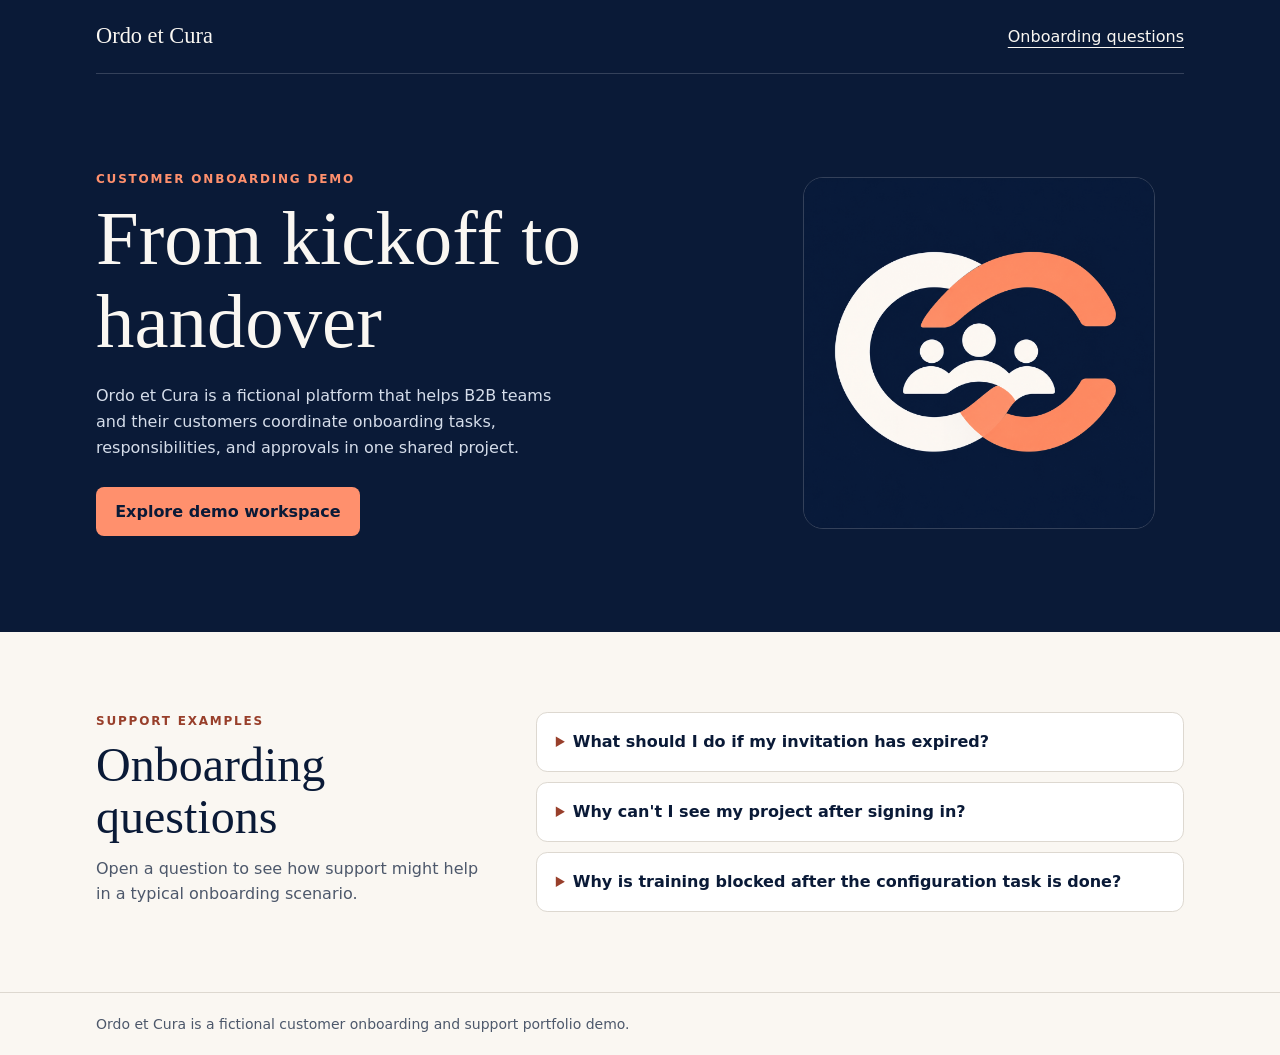
<file: index.html>
<!doctype html>
<html lang="en">
<head>
    <meta charset="utf-8">
    <meta name="viewport" content="width=device-width, initial-scale=1">
    <meta name="description" content="Explore customer onboarding and support with Ordo et Cura, a fictional B2B platform.">
    <title>Ordo et Cura | Customer Onboarding Demo</title>
    <link rel="stylesheet" href="styles.css">
</head>
<body>
    <header>
        <div class="wrap header-inner">
            <span class="brand">Ordo et Cura</span>
            <nav aria-label="Main navigation">
                <a href="#questions">Onboarding questions</a>
            </nav>
        </div>
    </header>

    <main>
        <section class="hero" aria-labelledby="page-title">
            <div class="wrap hero-inner">
                <div>
                    <p class="eyebrow">Customer onboarding demo</p>
                    <h1 id="page-title">From kickoff to handover</h1>
                    <p class="intro">Ordo et Cura is a fictional platform that helps B2B teams and their customers coordinate onboarding tasks, responsibilities, and approvals in one shared project.</p>
                    <a class="button" href="workspace.html">Explore demo workspace</a>
                </div>
                <img class="logo" src="logo.png" alt="Ordo et Cura logo" width="1254" height="1254">
            </div>
        </section>

        <section class="wrap questions" id="questions" aria-labelledby="questions-title">
            <div>
                <p class="eyebrow">Support examples</p>
                <h2 id="questions-title">Onboarding questions</h2>
                <p>Open a question to see how support might help in a typical onboarding scenario.</p>
            </div>
            <div>
                <details>
                    <summary>What should I do if my invitation has expired?</summary>
                    <p>Invitation links expire after seven days. Ask your workspace administrator to resend the invitation, then use the link in the newest email.</p>
                </details>
                <details>
                    <summary>Why can't I see my project after signing in?</summary>
                    <p>Customer collaborators can only see projects explicitly shared with them. Ask your workspace administrator to check that the project was shared with the email address you used to sign in.</p>
                </details>
                <details>
                    <summary>Why is training blocked after the configuration task is done?</summary>
                    <p>Check the training task's prerequisites and whether configuration still needs approval. If approval is pending, follow up with the assigned approver.</p>
                </details>
            </div>
        </section>
    </main>

    <footer>
        <p class="wrap">Ordo et Cura is a fictional customer onboarding and support portfolio demo.</p>
    </footer>
</body>
</html>
</file>
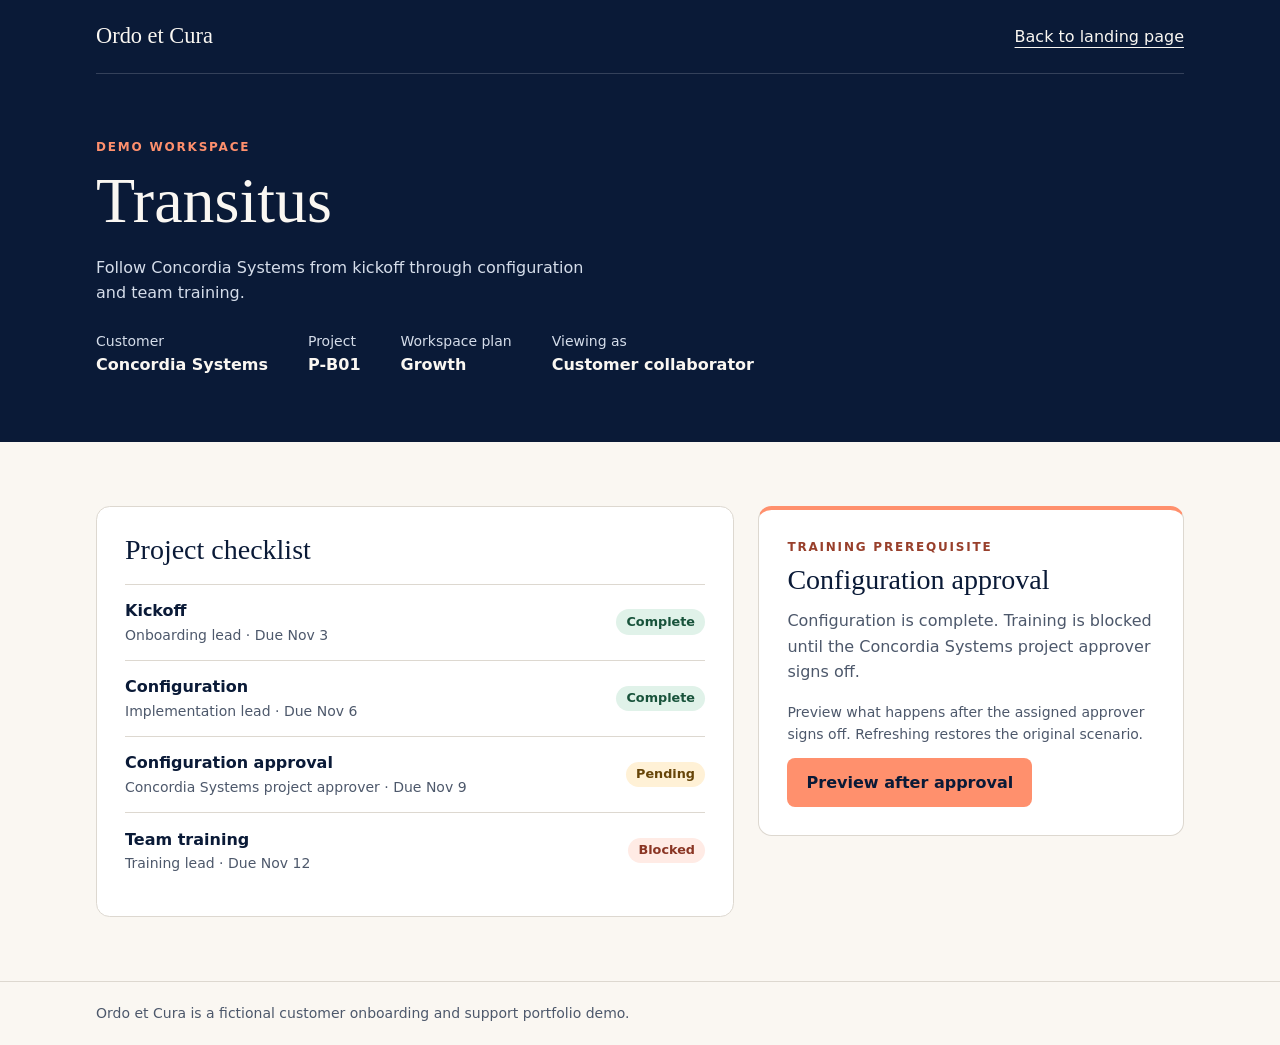
<file: workspace.html>
<!doctype html>
<html lang="en">
<head>
    <meta charset="utf-8">
    <meta name="viewport" content="width=device-width, initial-scale=1">
    <meta name="description" content="Explore the Transitus demo workspace and see how approvals affect onboarding for Concordia Systems.">
    <title>Transitus Workspace | Ordo et Cura</title>
    <link rel="stylesheet" href="styles.css">
    <script src="workspace.js" defer></script>
</head>
<body>
    <header>
        <div class="wrap header-inner">
            <span class="brand">Ordo et Cura</span>
            <nav aria-label="Main navigation">
                <a href="index.html">Back to landing page</a>
            </nav>
        </div>
    </header>

    <main>
        <section class="hero" aria-labelledby="project-title">
            <div class="wrap workspace-heading">
                <p class="eyebrow">Demo workspace</p>
                <h1 id="project-title">Transitus</h1>
                <p class="intro">Follow Concordia Systems from kickoff through configuration and team training.</p>
                <dl class="workspace-meta">
                    <div><dt>Customer</dt><dd>Concordia Systems</dd></div>
                    <div><dt>Project</dt><dd>P-B01</dd></div>
                    <div><dt>Workspace plan</dt><dd>Growth</dd></div>
                    <div><dt>Viewing as</dt><dd>Customer collaborator</dd></div>
                </dl>
            </div>
        </section>

        <div class="wrap workspace-content">
            <section class="workspace-panel" aria-labelledby="checklist-title">
                <h2 id="checklist-title">Project checklist</h2>
                <ol class="task-list" role="list">
                    <li>
                        <div><strong>Kickoff</strong><p>Onboarding lead · Due <time datetime="2026-11-03">Nov 3</time></p></div>
                        <span class="task-state" data-state="complete">Complete</span>
                    </li>
                    <li>
                        <div><strong>Configuration</strong><p>Implementation lead · Due <time datetime="2026-11-06">Nov 6</time></p></div>
                        <span class="task-state" data-state="complete">Complete</span>
                    </li>
                    <li>
                        <div><strong>Configuration approval</strong><p>Concordia Systems project approver · Due <time datetime="2026-11-09">Nov 9</time></p></div>
                        <span class="task-state" id="approval-state" data-state="pending">Pending</span>
                    </li>
                    <li>
                        <div><strong>Team training</strong><p>Training lead · Due <time datetime="2026-11-12">Nov 12</time></p></div>
                        <span class="task-state" id="training-state" data-state="blocked">Blocked</span>
                    </li>
                </ol>
            </section>

            <section class="workspace-panel approval-panel" aria-labelledby="approval-title">
                <p class="eyebrow">Training prerequisite</p>
                <h2 id="approval-title">Configuration approval</h2>
                <p id="approval-summary" role="status">Configuration is complete. Training is blocked until the Concordia Systems project approver signs off.</p>
                <div id="simulation-controls" hidden>
                    <p class="demo-note">Preview what happens after the assigned approver signs off. Refreshing restores the original scenario.</p>
                    <button class="button" type="button" id="preview-approval">Preview after approval</button>
                    <button class="button" type="button" id="reset-approval" hidden>Restore pending approval</button>
                </div>
            </section>
        </div>
    </main>

    <footer>
        <p class="wrap">Ordo et Cura is a fictional customer onboarding and support portfolio demo.</p>
    </footer>
</body>
</html>
</file>
<file: styles.css>
:root {
    color-scheme: light;
    --navy: #0a1a37;
    --coral: #ff906d;
    --paper: #faf7f2;
    --muted: #4d586b;
    --line: #ddd8d0;
    font-family: system-ui, sans-serif;
    color: var(--navy);
    background: var(--paper);
    line-height: 1.6;
}

* { box-sizing: border-box; }
[hidden] { display: none !important; }
body, h1, h2, p { margin: 0; }
a { color: inherit; }
a:focus-visible, summary:focus-visible {
    outline: 3px solid #b54c30;
    outline-offset: 5px;
}

.wrap {
    width: min(100% - 2.5rem, 68rem);
    margin-inline: auto;
}

header, .hero {
    color: var(--paper);
    background: var(--navy);
}

.header-inner {
    display: flex;
    flex-wrap: wrap;
    align-items: center;
    justify-content: space-between;
    gap: .75rem 2rem;
    padding-block: 1.15rem;
    border-bottom: 1px solid #34415a;
}

.brand { font-family: Georgia, serif; font-size: 1.4rem; }
header a { text-underline-offset: .3em; }

.hero-inner {
    display: grid;
    grid-template-columns: minmax(0, 1.5fr) minmax(0, 1fr);
    gap: clamp(1rem, 5vw, 5rem);
    align-items: center;
    padding-block: clamp(3rem, 8vw, 6rem);
}

.eyebrow {
    font-size: .75rem;
    font-weight: 750;
    letter-spacing: .15em;
    text-transform: uppercase;
}

.hero .eyebrow { color: var(--coral); }

h1, h2 {
    font-family: Georgia, serif;
    font-weight: 400;
    line-height: 1.08;
}

h1 {
    font-size: clamp(2.6rem, 6vw, 5rem);
    margin-block: .6rem 1.2rem;
}

.intro { max-width: 48ch; color: #d5ddea; }

.button {
    display: inline-block;
    margin-top: 1.65rem;
    padding: .75rem 1.2rem;
    border-radius: .5rem;
    background: var(--coral);
    color: var(--navy);
    font-weight: 700;
    text-decoration: none;
}

.button:hover { background: #ffab90; }
header a:focus-visible, .button:focus-visible { outline-color: var(--coral); }

.workspace-heading { padding-block: clamp(2.5rem, 6vw, 4rem); }
.workspace-heading h1 { font-size: clamp(2.5rem, 6vw, 4rem); }

.workspace-meta {
    display: flex;
    flex-wrap: wrap;
    gap: 1rem 2.5rem;
    margin: 1.5rem 0 0;
}

.workspace-meta dt { color: #d5ddea; font-size: .875rem; }
.workspace-meta dd { margin: 0; font-weight: 650; }

.workspace-content {
    display: grid;
    grid-template-columns: minmax(0, 1.5fr) minmax(0, 1fr);
    align-items: start;
    gap: 1.5rem;
    padding-block: clamp(2rem, 5vw, 4rem);
}

.workspace-panel {
    min-width: 0;
    padding: clamp(1rem, 3vw, 1.75rem);
    background: #fff;
    border: 1px solid var(--line);
    border-radius: .85rem;
}

.workspace-panel h2 { font-size: 1.75rem; margin-top: 0; }
.workspace-panel p { color: var(--muted); }
.task-list { list-style: none; padding: 0; margin: 1.15rem 0 0; }

.task-list li {
    display: flex;
    flex-wrap: wrap;
    align-items: center;
    justify-content: space-between;
    gap: .4rem 1rem;
    padding-block: .85rem;
    border-top: 1px solid var(--line);
}

.task-list p { font-size: .875rem; }

.task-state {
    padding: .15rem .65rem;
    border-radius: 1rem;
    background: #eef1f6;
    font-size: .8rem;
    font-weight: 700;
}

.task-state[data-state="complete"] { background: #e0f2e9; color: #18533b; }
.task-state[data-state="pending"] { background: #fff1d6; color: #674509; }
.task-state[data-state="blocked"] { background: #ffebe5; color: #8a3524; }
.approval-panel { border-top: .25rem solid var(--coral); }
.approval-panel .eyebrow { color: #983f2b; margin-bottom: .5rem; }
.approval-panel .demo-note { margin-top: 1rem; font-size: .875rem; }

.approval-panel button {
    border: 0;
    cursor: pointer;
    font: inherit;
    font-weight: 700;
    margin-top: .75rem;
}

.approval-panel button:focus-visible {
    outline: 3px solid #b54c30;
    outline-offset: 4px;
}

.logo {
    display: block;
    width: min(100%, 22rem);
    height: auto;
    justify-self: center;
    border-radius: 1.25rem;
    border: 1px solid #34415a;
}

.questions {
    display: grid;
    grid-template-columns: minmax(0, 1fr) minmax(0, 1.65fr);
    align-items: start;
    gap: 2rem 3rem;
    padding-block: clamp(3rem, 7vw, 5rem);
}

.questions .eyebrow { color: #983f2b; }
h2 { font-size: clamp(2rem, 4vw, 3rem); margin-block: .5rem .8rem; }
.questions p, footer { color: var(--muted); }

details {
    background: #fff;
    border: 1px solid var(--line);
    border-radius: .7rem;
}

details + details { margin-top: .65rem; }

summary {
    padding: 1rem 1.15rem;
    cursor: pointer;
    font-weight: 700;
}

summary::marker { color: #983f2b; }
summary:hover { color: #983f2b; }
details p { padding: 0 1.15rem 1.15rem; }

footer {
    border-top: 1px solid var(--line);
    padding-block: 1.25rem;
    font-size: .875rem;
}

@media (max-width: 44rem) {
    .hero-inner, .questions, .workspace-content { grid-template-columns: 1fr; }
    .hero-inner { gap: 2rem; }
    .logo { width: min(100%, 13rem); justify-self: start; }
}
</file>
